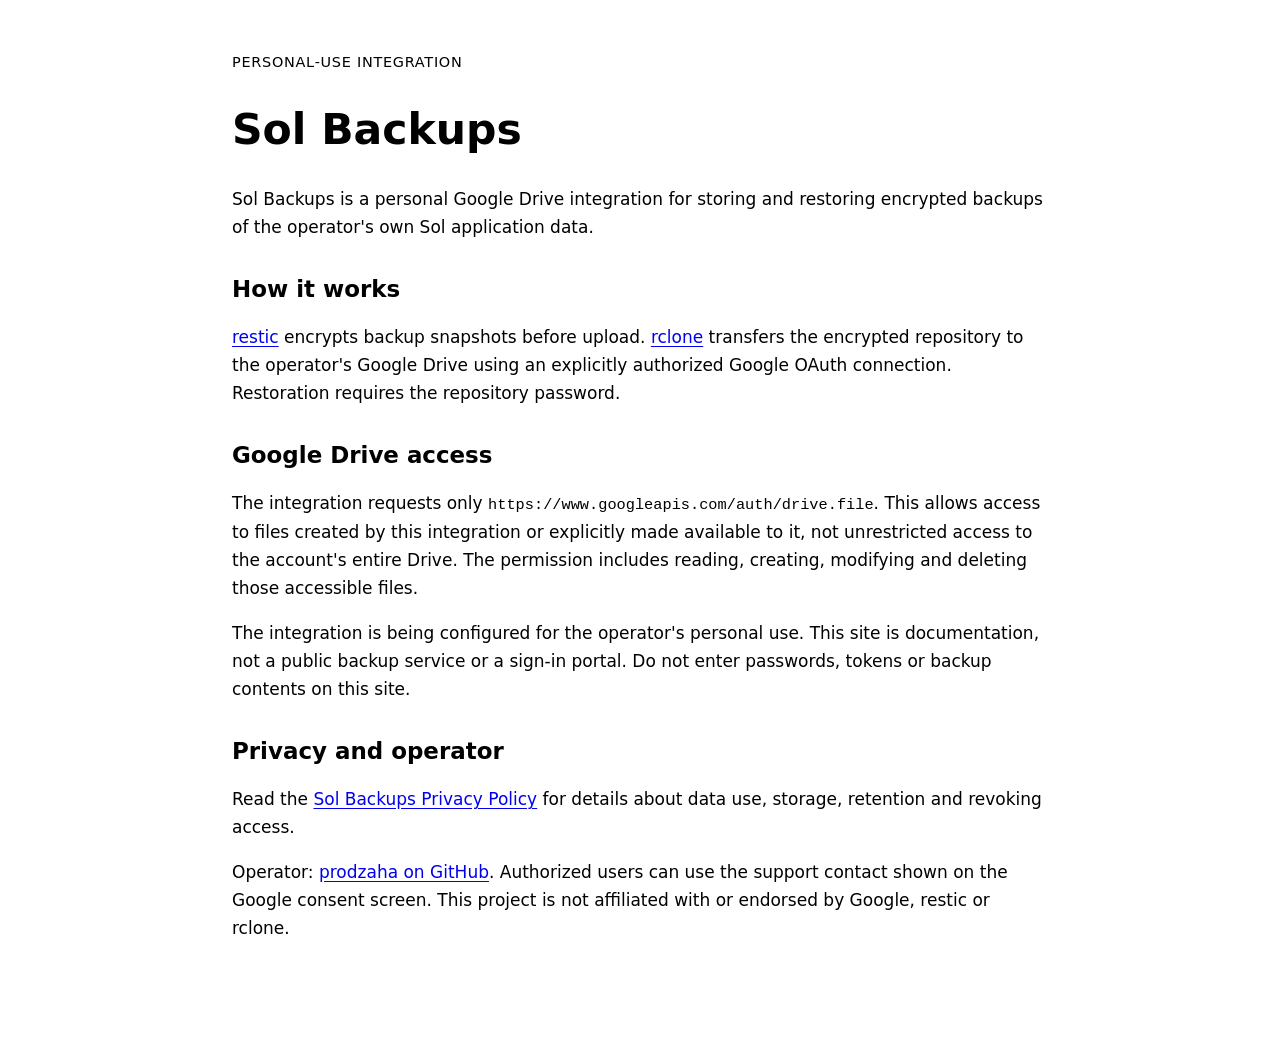
<file: index.html>
<!doctype html>
<html lang="en">
<head>
  <meta charset="utf-8">
  <meta name="viewport" content="width=device-width, initial-scale=1">
  <meta name="referrer" content="no-referrer">
  <meta name="description" content="Sol Backups: a personal Google Drive connection for encrypted backups and recovery.">
  <meta http-equiv="Content-Security-Policy" content="default-src 'none'; style-src 'self'; base-uri 'none'; form-action 'none'">
  <title>Sol Backups</title>
  <link rel="stylesheet" href="styles.css">
</head>
<body>
  <main>
    <p class="eyebrow">Personal-use integration</p>
    <h1>Sol Backups</h1>
    <p>Sol Backups is a personal Google Drive integration for storing and restoring
      encrypted backups of the operator's own Sol application data.</p>
    <h2>How it works</h2>
    <p><a href="https://restic.net/">restic</a> encrypts backup snapshots before
      upload. <a href="https://rclone.org/drive/">rclone</a> transfers the encrypted
      repository to the operator's Google Drive using an explicitly authorized
      Google OAuth connection. Restoration requires the repository password.</p>
    <h2>Google Drive access</h2>
    <p>The integration requests only
      <code>https://www.googleapis.com/auth/drive.file</code>. This allows access to
      files created by this integration or explicitly made available to it, not
      unrestricted access to the account's entire Drive. The permission includes
      reading, creating, modifying and deleting those accessible files.</p>
    <p>The integration is being configured for the operator's personal use. This
      site is documentation, not a public backup service or a sign-in portal.
      Do not enter passwords, tokens or backup contents on this site.</p>
    <h2>Privacy and operator</h2>
    <p>Read the <a href="privacy.html">Sol Backups Privacy Policy</a> for details
      about data use, storage, retention and revoking access.</p>
    <p>Operator: <a href="https://github.com/prodzaha">prodzaha on GitHub</a>.
      Authorized users can use the support contact shown on the Google consent
      screen. This project is not affiliated with or endorsed by Google, restic
      or rclone.</p>
  </main>
</body>
</html>
</file>
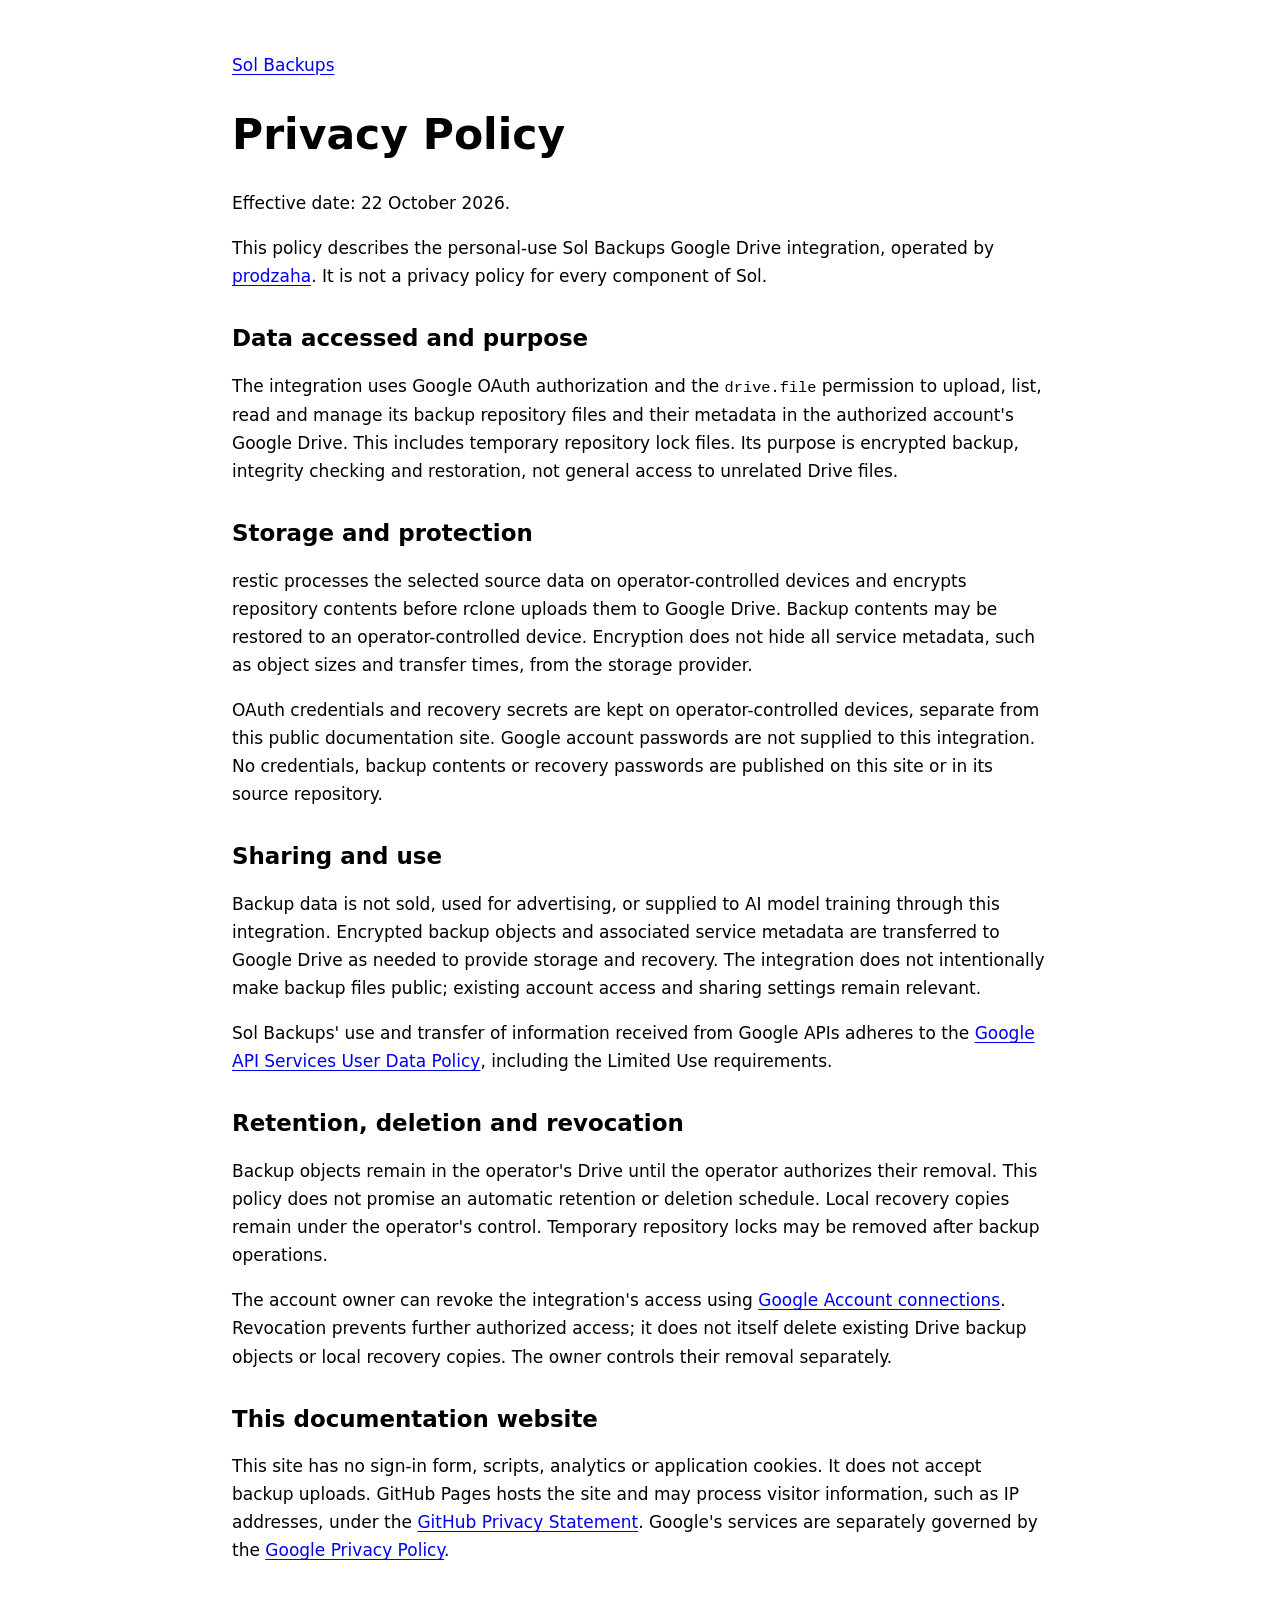
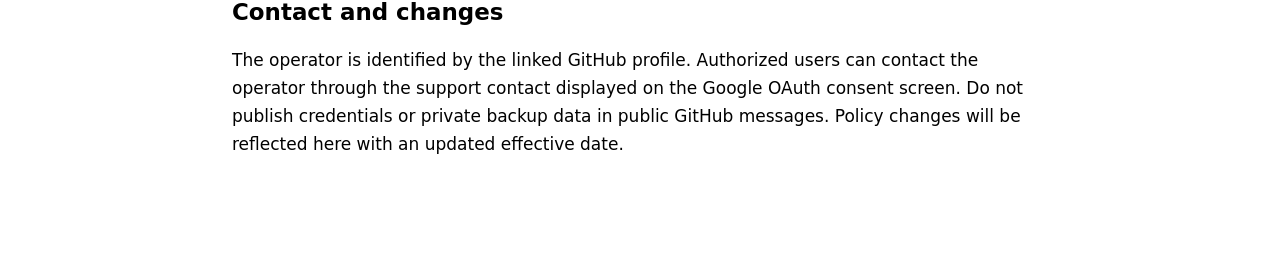
<file: privacy.html>
<!doctype html>
<html lang="en">
<head>
  <meta charset="utf-8">
  <meta name="viewport" content="width=device-width, initial-scale=1">
  <meta name="referrer" content="no-referrer">
  <meta name="description" content="Privacy Policy for the personal Sol Backups Google Drive integration.">
  <meta http-equiv="Content-Security-Policy" content="default-src 'none'; style-src 'self'; base-uri 'none'; form-action 'none'">
  <title>Privacy Policy — Sol Backups</title>
  <link rel="stylesheet" href="styles.css">
</head>
<body>
  <main>
    <p><a href="./">Sol Backups</a></p>
    <h1>Privacy Policy</h1>
    <p>Effective date: 22 October 2026.</p>
    <p>This policy describes the personal-use Sol Backups Google Drive
      integration, operated by <a href="https://github.com/prodzaha">prodzaha</a>.
      It is not a privacy policy for every component of Sol.</p>
    <h2>Data accessed and purpose</h2>
    <p>The integration uses Google OAuth authorization and the
      <code>drive.file</code> permission to upload, list, read and manage its backup
      repository files and their metadata in the authorized account's Google
      Drive. This includes temporary repository lock files. Its purpose is
      encrypted backup, integrity checking and restoration, not general access to
      unrelated Drive files.</p>
    <h2>Storage and protection</h2>
    <p>restic processes the selected source data on operator-controlled devices
      and encrypts repository contents before rclone uploads them to Google Drive.
      Backup contents may be restored to an operator-controlled device. Encryption
      does not hide all service metadata, such as object sizes and transfer times,
      from the storage provider.</p>
    <p>OAuth credentials and recovery secrets are kept on operator-controlled
      devices, separate from this public documentation site. Google account
      passwords are not supplied to this integration. No credentials, backup
      contents or recovery passwords are published on this site or in its source
      repository.</p>
    <h2>Sharing and use</h2>
    <p>Backup data is not sold, used for advertising, or supplied to AI model
      training through this integration. Encrypted backup objects and associated
      service metadata are transferred to Google Drive as needed to provide
      storage and recovery. The integration does not intentionally make backup
      files public; existing account access and sharing settings remain relevant.</p>
    <p>Sol Backups' use and transfer of information received from Google APIs
      adheres to the
      <a href="https://developers.google.com/terms/api-services-user-data-policy">Google API Services User Data Policy</a>,
      including the Limited Use requirements.</p>
    <h2>Retention, deletion and revocation</h2>
    <p>Backup objects remain in the operator's Drive until the operator authorizes
      their removal. This policy does not promise an automatic retention or
      deletion schedule. Local recovery copies remain under the operator's
      control. Temporary repository locks may be removed after backup operations.</p>
    <p>The account owner can revoke the integration's access using
      <a href="https://myaccount.google.com/connections">Google Account connections</a>.
      Revocation prevents further authorized access; it does not itself delete
      existing Drive backup objects or local recovery copies. The owner controls
      their removal separately.</p>
    <h2>This documentation website</h2>
    <p>This site has no sign-in form, scripts, analytics or application cookies.
      It does not accept backup uploads. GitHub Pages hosts the site and may
      process visitor information, such as IP addresses, under the
      <a href="https://docs.github.com/en/site-policy/privacy-policies/github-general-privacy-statement">GitHub Privacy Statement</a>.
      Google's services are separately governed by the
      <a href="https://policies.google.com/privacy">Google Privacy Policy</a>.</p>
    <h2>Contact and changes</h2>
    <p>The operator is identified by the linked GitHub profile. Authorized users
      can contact the operator through the support contact displayed on the
      Google OAuth consent screen. Do not publish credentials or private backup
      data in public GitHub messages. Policy changes will be reflected here with
      an updated effective date.</p>
  </main>
</body>
</html>
</file>
<file: styles.css>
:root { color-scheme: light dark; font: 17px/1.65 system-ui, sans-serif; }
body { margin: 0; }
main { max-width: 48rem; margin: 3rem auto; padding: 0 1.25rem 3rem; }
h1, h2 { line-height: 1.25; }
h1 { font-size: 2.5rem; }
h2 { margin-top: 2rem; font-size: 1.35rem; }
a { text-underline-offset: .18em; }
code { overflow-wrap: anywhere; font-size: .9em; }
.eyebrow { font-size: .85rem; letter-spacing: .05em; text-transform: uppercase; }
</file>
